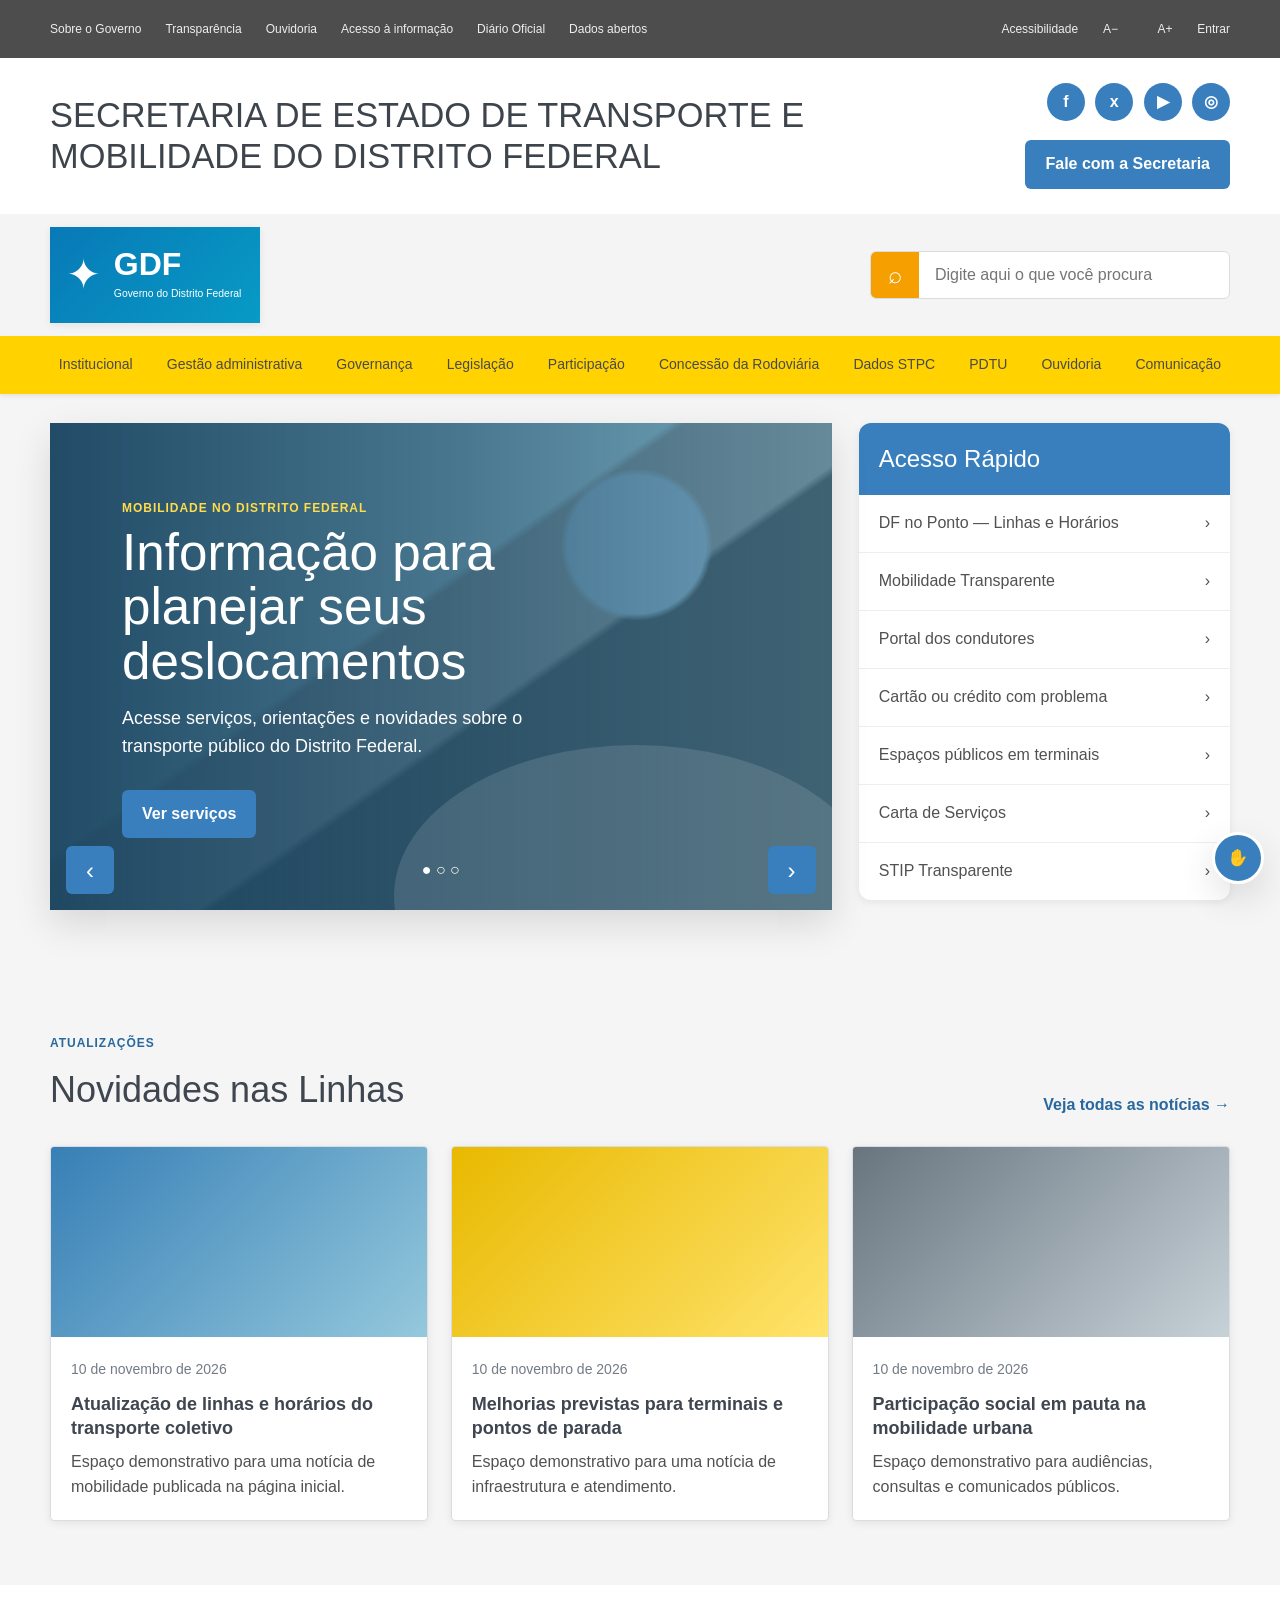
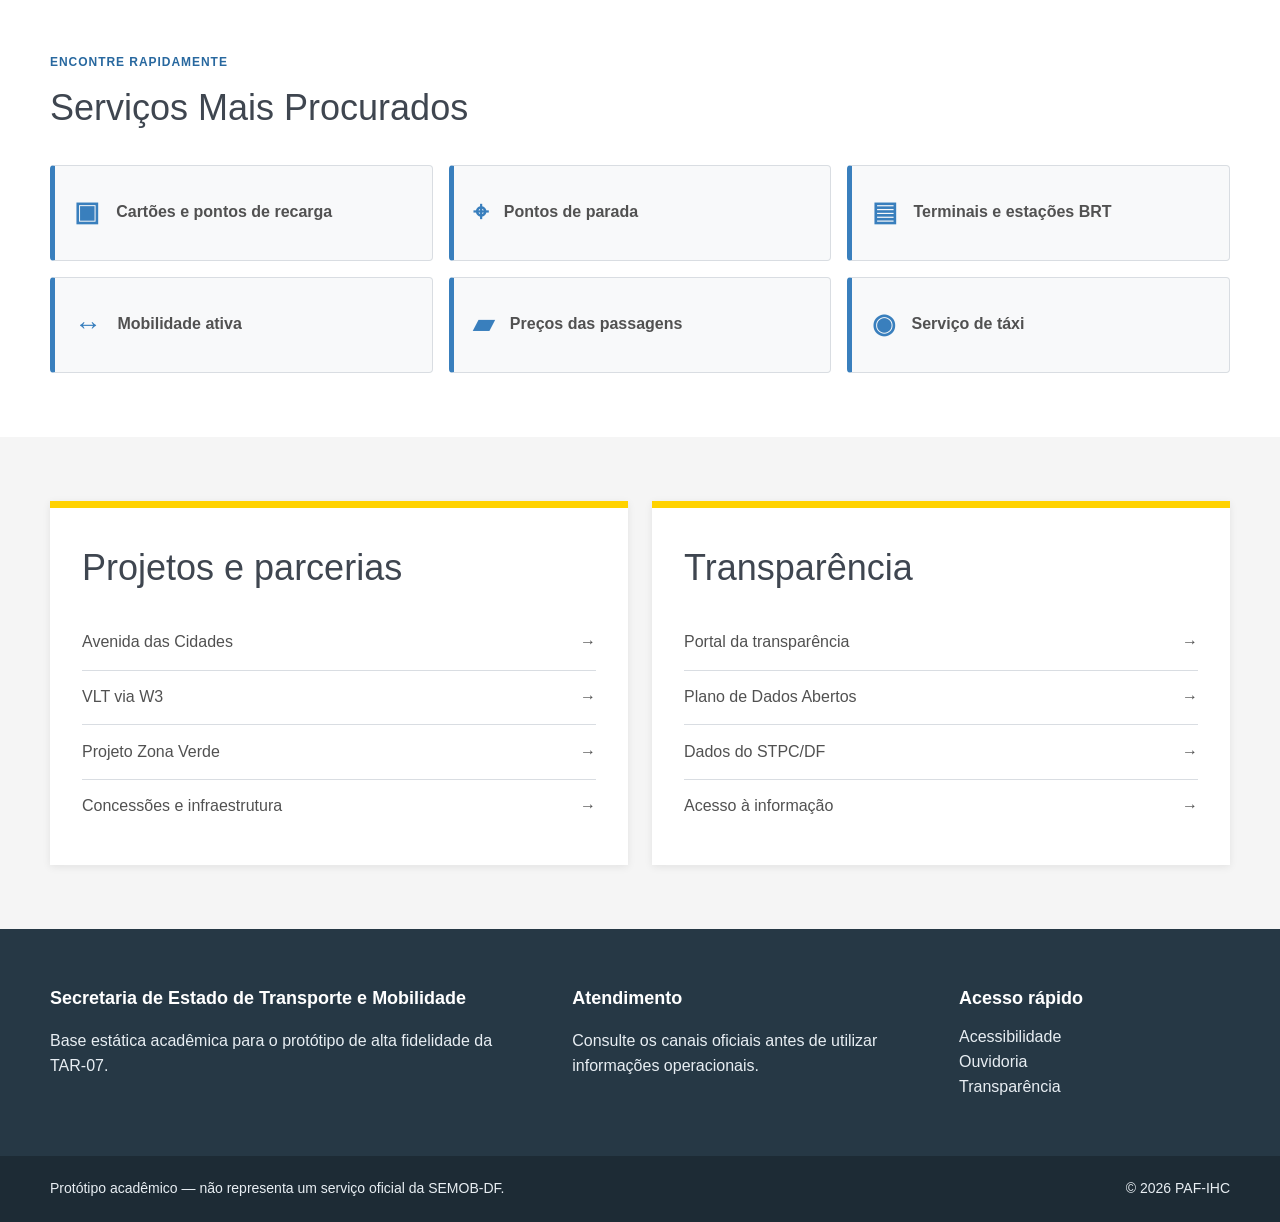
<file: index.html>
<!doctype html>
<html lang="pt-BR">
  <head>
    <meta charset="utf-8">
    <meta name="viewport" content="width=device-width, initial-scale=1, viewport-fit=cover">
    <meta name="description" content="Protótipo acadêmico de alta fidelidade inspirado na estrutura do portal da SEMOB-DF.">
    <title>Secretaria de Transporte e Mobilidade — Protótipo</title>
    <link rel="stylesheet" href="./assets/css/styles.css">
    <script src="./assets/js/main.js" defer></script>
  </head>

  <body>
    <a class="skip-link" href="#conteudo-principal">Pular para o conteúdo principal</a>

    <header class="site-header">
      <div class="government-bar" aria-label="Links do Governo do Distrito Federal">
        <div class="container government-bar__content">
          <nav aria-label="Serviços governamentais">
            <ul class="utility-links">
              <li><a href="#">Sobre o Governo</a></li>
              <li><a href="#">Transparência</a></li>
              <li><a href="#">Ouvidoria</a></li>
              <li><a href="#">Acesso à informação</a></li>
              <li><a href="#">Diário Oficial</a></li>
              <li><a href="#">Dados abertos</a></li>
            </ul>
          </nav>
          <div class="accessibility-tools" aria-label="Ferramentas de acessibilidade">
            <a href="#acessibilidade">Acessibilidade</a>
            <button type="button" aria-label="Diminuir tamanho do texto">A−</button>
            <button type="button" aria-label="Aumentar tamanho do texto">A+</button>
            <a href="#">Entrar</a>
          </div>
        </div>
      </div>

      <div class="brand-bar">
        <div class="container brand-bar__content">
          <p class="agency-name">Secretaria de Estado de Transporte e Mobilidade do Distrito Federal</p>
          <div class="brand-actions">
            <nav class="social-links" aria-label="Redes sociais">
              <a href="#" aria-label="Facebook">f</a>
              <a href="#" aria-label="X">x</a>
              <a href="#" aria-label="YouTube">▶</a>
              <a href="#" aria-label="Instagram">◎</a>
            </nav>
            <a class="contact-button" href="#contato">Fale com a Secretaria</a>
          </div>
        </div>
      </div>

      <div class="identity-bar">
        <div class="container identity-bar__content">
          <a class="gdf-mark" href="./" aria-label="Página inicial">
            <span class="gdf-mark__symbol" aria-hidden="true">✦</span>
            <span><strong>GDF</strong><small>Governo do Distrito Federal</small></span>
          </a>

          <form class="site-search" role="search" action="#" method="get">
            <label class="sr-only" for="site-search">Buscar no portal</label>
            <button type="submit" aria-label="Realizar busca">⌕</button>
            <input id="site-search" name="q" type="search" placeholder="Digite aqui o que você procura">
          </form>
        </div>
      </div>

      <nav class="main-navigation" aria-label="Navegação principal">
        <div class="container">
          <button class="menu-toggle" type="button" aria-expanded="false" aria-controls="main-menu">
            <span aria-hidden="true">☰</span> Menu
          </button>
          <ul id="main-menu" class="main-menu">
            <li><a href="#institucional">Institucional</a></li>
            <li><a href="#gestao">Gestão administrativa</a></li>
            <li><a href="#governanca">Governança</a></li>
            <li><a href="#legislacao">Legislação</a></li>
            <li><a href="#participacao">Participação</a></li>
            <li><a href="#rodoviaria">Concessão da Rodoviária</a></li>
            <li><a href="#dados">Dados STPC</a></li>
            <li><a href="#pdtu">PDTU</a></li>
            <li><a href="#ouvidoria">Ouvidoria</a></li>
            <li><a href="#comunicacao">Comunicação</a></li>
          </ul>
        </div>
      </nav>
    </header>

    <main id="conteudo-principal">
      <section class="container hero-layout" aria-label="Destaques e acesso rápido">
        <article class="hero-card">
          <div class="hero-card__content">
            <span class="eyebrow">Mobilidade no Distrito Federal</span>
            <h1>Informação para planejar seus deslocamentos</h1>
            <p>Acesse serviços, orientações e novidades sobre o transporte público do Distrito Federal.</p>
            <a class="primary-button" href="#servicos">Ver serviços</a>
          </div>
          <div class="hero-card__controls" aria-label="Controles do destaque">
            <button type="button" aria-label="Destaque anterior">‹</button>
            <span aria-hidden="true">● ○ ○</span>
            <button type="button" aria-label="Próximo destaque">›</button>
          </div>
        </article>

        <aside class="quick-access" aria-labelledby="quick-access-title">
          <h2 id="quick-access-title">Acesso Rápido</h2>
          <nav aria-label="Acesso rápido">
            <ul>
              <li><a href="#">DF no Ponto — Linhas e Horários <span>›</span></a></li>
              <li><a href="#">Mobilidade Transparente <span>›</span></a></li>
              <li><a href="#">Portal dos condutores <span>›</span></a></li>
              <li><a href="./credito/">Cartão ou crédito com problema <span>›</span></a></li>
              <li><a href="#">Espaços públicos em terminais <span>›</span></a></li>
              <li><a href="#">Carta de Serviços <span>›</span></a></li>
              <li><a href="#">STIP Transparente <span>›</span></a></li>
            </ul>
          </nav>
        </aside>
      </section>

      <section class="section container" id="comunicacao" aria-labelledby="news-title">
        <div class="section-heading">
          <div>
            <span class="eyebrow">Atualizações</span>
            <h2 id="news-title">Novidades nas Linhas</h2>
          </div>
          <a class="text-link" href="#">Veja todas as notícias <span>→</span></a>
        </div>

        <div class="news-grid">
          <article class="news-card">
            <div class="news-card__image news-card__image--blue" aria-hidden="true"></div>
            <div class="news-card__body">
              <time datetime="2026-11-10">10 de novembro de 2026</time>
              <h3><a href="#">Atualização de linhas e horários do transporte coletivo</a></h3>
              <p>Espaço demonstrativo para uma notícia de mobilidade publicada na página inicial.</p>
            </div>
          </article>
          <article class="news-card">
            <div class="news-card__image news-card__image--yellow" aria-hidden="true"></div>
            <div class="news-card__body">
              <time datetime="2026-11-10">10 de novembro de 2026</time>
              <h3><a href="#">Melhorias previstas para terminais e pontos de parada</a></h3>
              <p>Espaço demonstrativo para uma notícia de infraestrutura e atendimento.</p>
            </div>
          </article>
          <article class="news-card">
            <div class="news-card__image news-card__image--gray" aria-hidden="true"></div>
            <div class="news-card__body">
              <time datetime="2026-11-10">10 de novembro de 2026</time>
              <h3><a href="#">Participação social em pauta na mobilidade urbana</a></h3>
              <p>Espaço demonstrativo para audiências, consultas e comunicados públicos.</p>
            </div>
          </article>
        </div>
      </section>

      <section class="services-section" id="servicos" aria-labelledby="services-title">
        <div class="container">
          <div class="section-heading">
            <div>
              <span class="eyebrow">Encontre rapidamente</span>
              <h2 id="services-title">Serviços Mais Procurados</h2>
            </div>
          </div>
          <div class="services-grid">
            <a class="service-card" href="#"><span aria-hidden="true">▣</span>Cartões e pontos de recarga</a>
            <a class="service-card" href="#"><span aria-hidden="true">⌖</span>Pontos de parada</a>
            <a class="service-card" href="#"><span aria-hidden="true">▤</span>Terminais e estações BRT</a>
            <a class="service-card" href="#"><span aria-hidden="true">↔</span>Mobilidade ativa</a>
            <a class="service-card" href="#"><span aria-hidden="true">▰</span>Preços das passagens</a>
            <a class="service-card" href="#"><span aria-hidden="true">◉</span>Serviço de táxi</a>
          </div>
        </div>
      </section>

      <section class="section container institutional-grid" id="institucional">
        <article class="information-panel">
          <h2>Projetos e parcerias</h2>
          <ul class="link-list">
            <li><a href="#">Avenida das Cidades <span>→</span></a></li>
            <li><a href="#">VLT via W3 <span>→</span></a></li>
            <li><a href="#">Projeto Zona Verde <span>→</span></a></li>
            <li><a href="#">Concessões e infraestrutura <span>→</span></a></li>
          </ul>
        </article>
        <article class="information-panel" id="dados">
          <h2>Transparência</h2>
          <ul class="link-list">
            <li><a href="#">Portal da transparência <span>→</span></a></li>
            <li><a href="#">Plano de Dados Abertos <span>→</span></a></li>
            <li><a href="#">Dados do STPC/DF <span>→</span></a></li>
            <li><a href="#">Acesso à informação <span>→</span></a></li>
          </ul>
        </article>
      </section>
    </main>

    <footer class="site-footer" id="contato">
      <div class="container footer-grid">
        <div>
          <p class="footer-title">Secretaria de Estado de Transporte e Mobilidade</p>
          <p>Base estática acadêmica para o protótipo de alta fidelidade da TAR-07.</p>
        </div>
        <div>
          <h2>Atendimento</h2>
          <p>Consulte os canais oficiais antes de utilizar informações operacionais.</p>
        </div>
        <div>
          <h2>Acesso rápido</h2>
          <ul>
            <li><a href="#acessibilidade">Acessibilidade</a></li>
            <li><a href="#ouvidoria">Ouvidoria</a></li>
            <li><a href="#dados">Transparência</a></li>
          </ul>
        </div>
      </div>
      <div class="footer-bottom">
        <div class="container">
          <p>Protótipo acadêmico — não representa um serviço oficial da SEMOB-DF.</p>
          <p>© <span data-current-year>2026</span> PAF-IHC</p>
        </div>
      </div>
    </footer>

    <a class="accessibility-fab" id="acessibilidade" href="#conteudo-principal" aria-label="Acessibilidade">✋</a>
  </body>
</html>
</file>
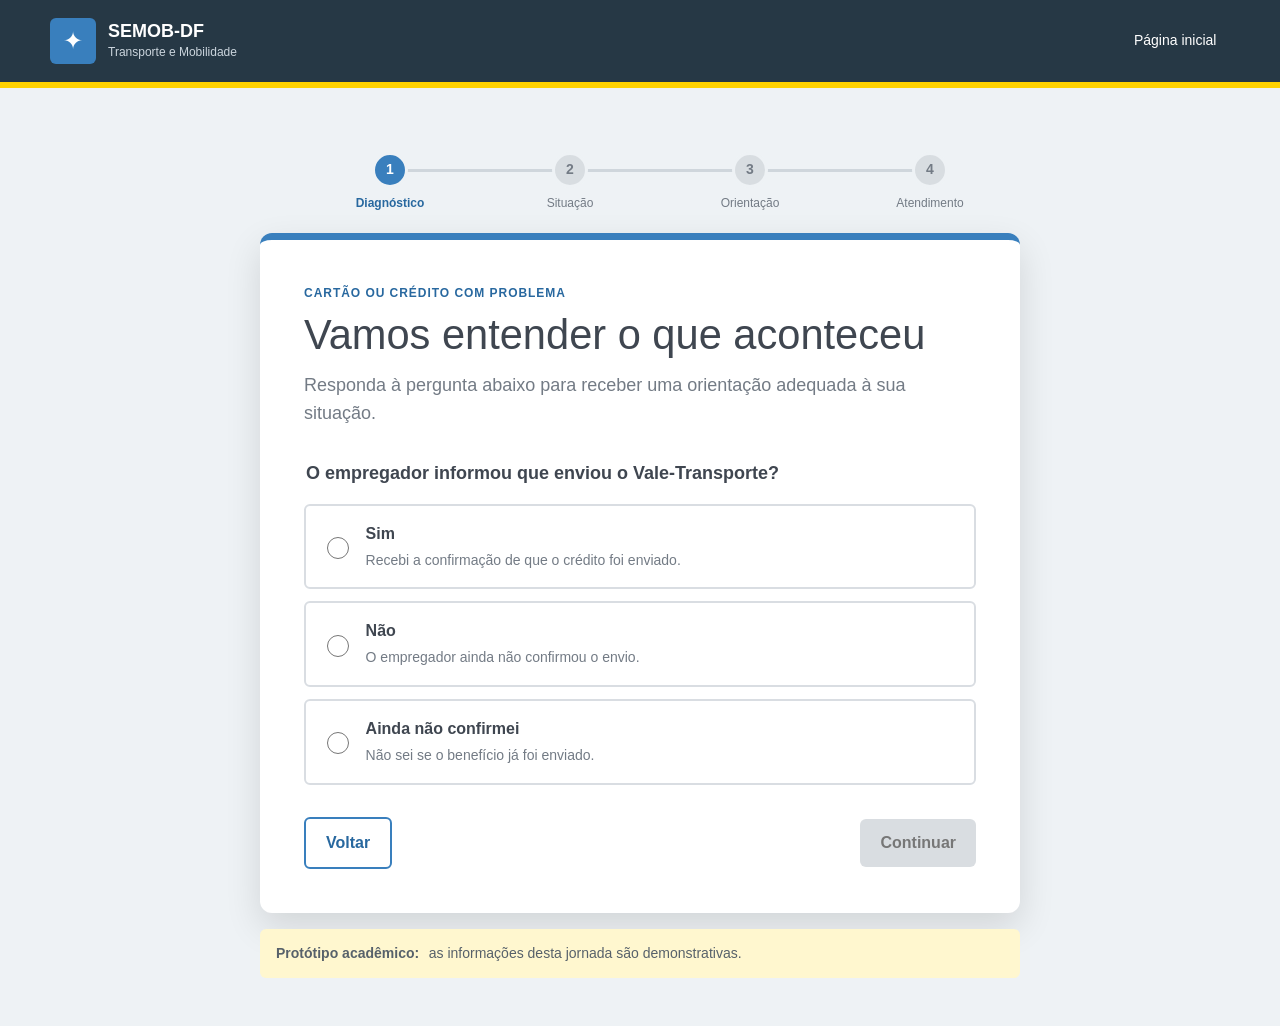
<file: credito/index.html>
<!doctype html>
<html lang="pt-BR">
  <head>
    <meta charset="utf-8">
    <meta name="viewport" content="width=device-width, initial-scale=1, viewport-fit=cover">
    <meta name="description" content="Diagnóstico demonstrativo para indisponibilidade de crédito de Vale-Transporte.">
    <title>Entender o problema — Crédito de Vale-Transporte</title>
    <link rel="stylesheet" href="../assets/css/styles.css">
    <script src="../assets/js/credit-flow.js" defer></script>
  </head>
  <body class="flow-page">
    <a class="skip-link" href="#conteudo-principal">Pular para o conteúdo principal</a>
    <header class="flow-header">
      <div class="container flow-header__content">
        <a class="flow-brand" href="../" aria-label="Voltar para a página inicial">
          <span class="flow-brand__mark" aria-hidden="true">✦</span>
          <span><strong>SEMOB-DF</strong><small>Transporte e Mobilidade</small></span>
        </a>
        <a class="flow-header__home" href="../">Página inicial</a>
      </div>
    </header>
    <main id="conteudo-principal" class="flow-main">
      <div class="flow-container">
        <nav class="flow-progress" aria-label="Progresso do atendimento">
          <ol>
            <li class="is-current" aria-current="step"><span>1</span><small>Diagnóstico</small></li>
            <li><span>2</span><small>Situação</small></li>
            <li><span>3</span><small>Orientação</small></li>
            <li><span>4</span><small>Atendimento</small></li>
          </ol>
        </nav>
        <section class="flow-card" aria-labelledby="page-title">
          <p class="flow-kicker">Cartão ou crédito com problema</p>
          <h1 id="page-title">Vamos entender o que aconteceu</h1>
          <p class="flow-lead">Responda à pergunta abaixo para receber uma orientação adequada à sua situação.</p>
          <form class="choice-form" action="./situacao/" method="get" data-choice-form>
            <fieldset>
              <legend>O empregador informou que enviou o Vale-Transporte?</legend>
              <label class="choice-card">
                <input type="radio" name="resposta" value="sim" required>
                <span><strong>Sim</strong><small>Recebi a confirmação de que o crédito foi enviado.</small></span>
              </label>
              <label class="choice-card">
                <input type="radio" name="resposta" value="nao">
                <span><strong>Não</strong><small>O empregador ainda não confirmou o envio.</small></span>
              </label>
              <label class="choice-card">
                <input type="radio" name="resposta" value="nao-confirmei">
                <span><strong>Ainda não confirmei</strong><small>Não sei se o benefício já foi enviado.</small></span>
              </label>
            </fieldset>
            <div class="flow-actions">
              <a class="secondary-button" href="../">Voltar</a>
              <button class="primary-button" type="submit" disabled data-continue-button>Continuar</button>
            </div>
          </form>
        </section>
        <aside class="prototype-notice"><strong>Protótipo acadêmico:</strong><span>as informações desta jornada são demonstrativas.</span></aside>
      </div>
    </main>
  </body>
</html>
</file>
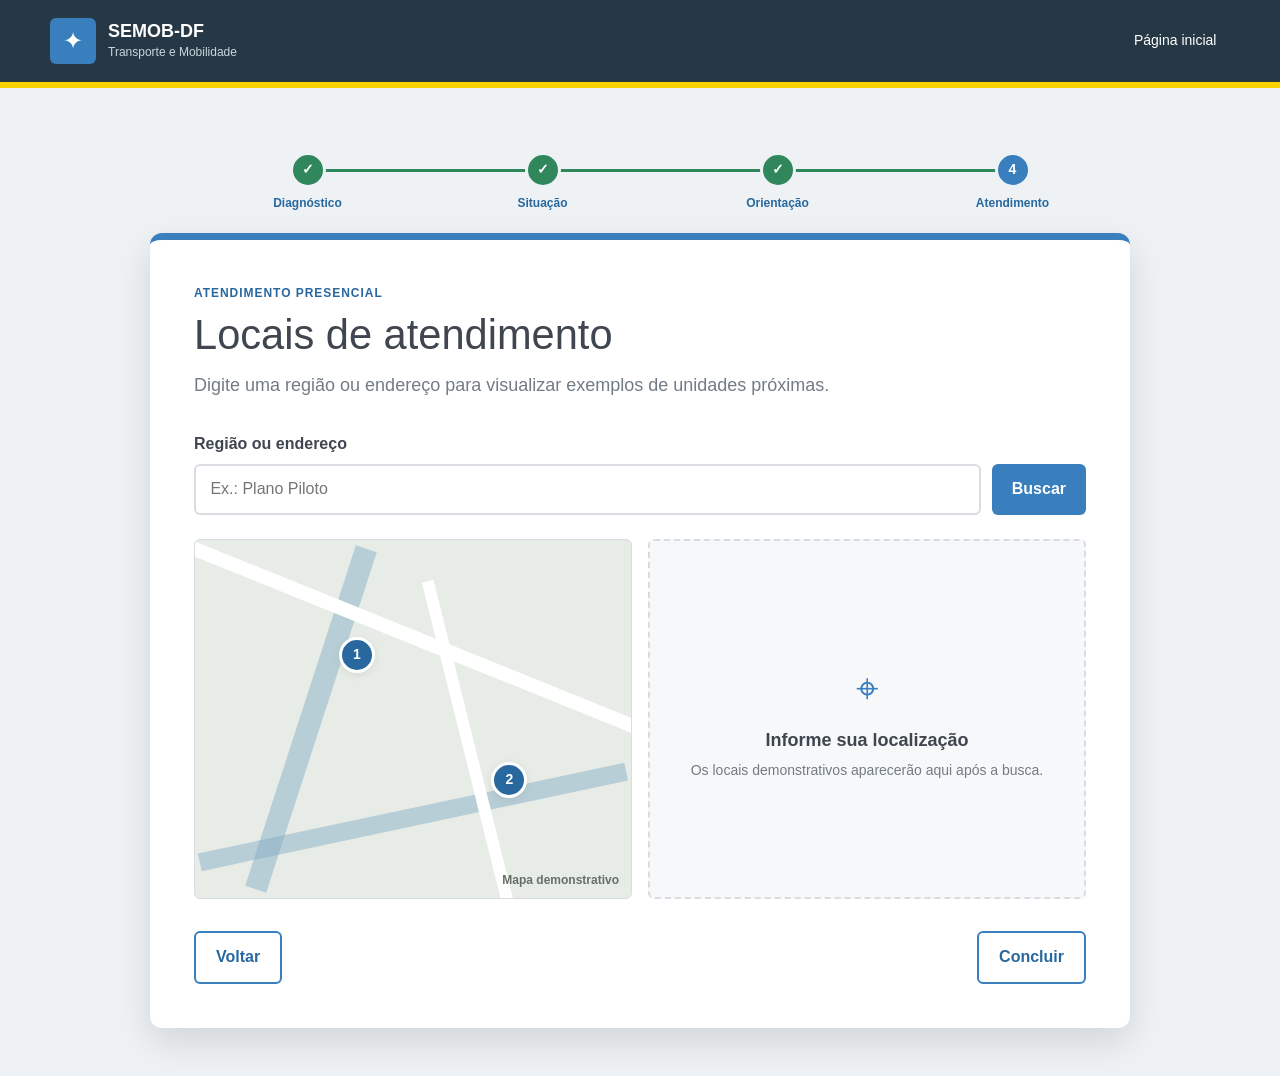
<file: credito/atendimento/index.html>
<!doctype html>
<html lang="pt-BR">
  <head>
    <meta charset="utf-8">
    <meta name="viewport" content="width=device-width, initial-scale=1, viewport-fit=cover">
    <meta name="description" content="Busca demonstrativa de locais de atendimento para Vale-Transporte.">
    <title>Locais de atendimento — Vale-Transporte</title>
    <link rel="stylesheet" href="../../assets/css/styles.css">
    <script src="../../assets/js/credit-flow.js" defer></script>
  </head>
  <body class="flow-page" data-flow-page="atendimento">
    <a class="skip-link" href="#conteudo-principal">Pular para o conteúdo principal</a>
    <header class="flow-header"><div class="container flow-header__content">
      <a class="flow-brand" href="../../" aria-label="Voltar para a página inicial"><span class="flow-brand__mark" aria-hidden="true">✦</span><span><strong>SEMOB-DF</strong><small>Transporte e Mobilidade</small></span></a>
      <a class="flow-header__home" href="../../">Página inicial</a>
    </div></header>
    <main id="conteudo-principal" class="flow-main"><div class="flow-container flow-container--wide">
      <nav class="flow-progress" aria-label="Progresso do atendimento"><ol>
        <li class="is-complete"><span>✓</span><small>Diagnóstico</small></li>
        <li class="is-complete"><span>✓</span><small>Situação</small></li>
        <li class="is-complete"><span>✓</span><small>Orientação</small></li>
        <li class="is-current" aria-current="step"><span>4</span><small>Atendimento</small></li>
      </ol></nav>
      <section class="flow-card" aria-labelledby="page-title">
        <p class="flow-kicker">Atendimento presencial</p>
        <h1 id="page-title">Locais de atendimento</h1>
        <p class="flow-lead">Digite uma região ou endereço para visualizar exemplos de unidades próximas.</p>
        <form class="location-search" data-location-form>
          <label for="address">Região ou endereço</label>
          <div><input id="address" name="endereco" type="search" placeholder="Ex.: Plano Piloto" autocomplete="street-address" required><button class="primary-button" type="submit">Buscar</button></div>
        </form>
        <div class="location-layout">
          <div class="map-placeholder" aria-label="Mapa demonstrativo das unidades">
            <span class="map-placeholder__road map-placeholder__road--one"></span><span class="map-placeholder__road map-placeholder__road--two"></span>
            <span class="map-pin map-pin--one" aria-hidden="true">1</span><span class="map-pin map-pin--two" aria-hidden="true">2</span><p>Mapa demonstrativo</p>
          </div>
          <div class="location-results" aria-live="polite" data-location-results>
            <div class="empty-state"><span aria-hidden="true">⌖</span><h2>Informe sua localização</h2><p>Os locais demonstrativos aparecerão aqui após a busca.</p></div>
          </div>
        </div>
        <div class="flow-actions"><a class="secondary-button" href="../orientacao/">Voltar</a><a class="secondary-button" href="../../">Concluir</a></div>
      </section>
    </div></main>
  </body>
</html>
</file>
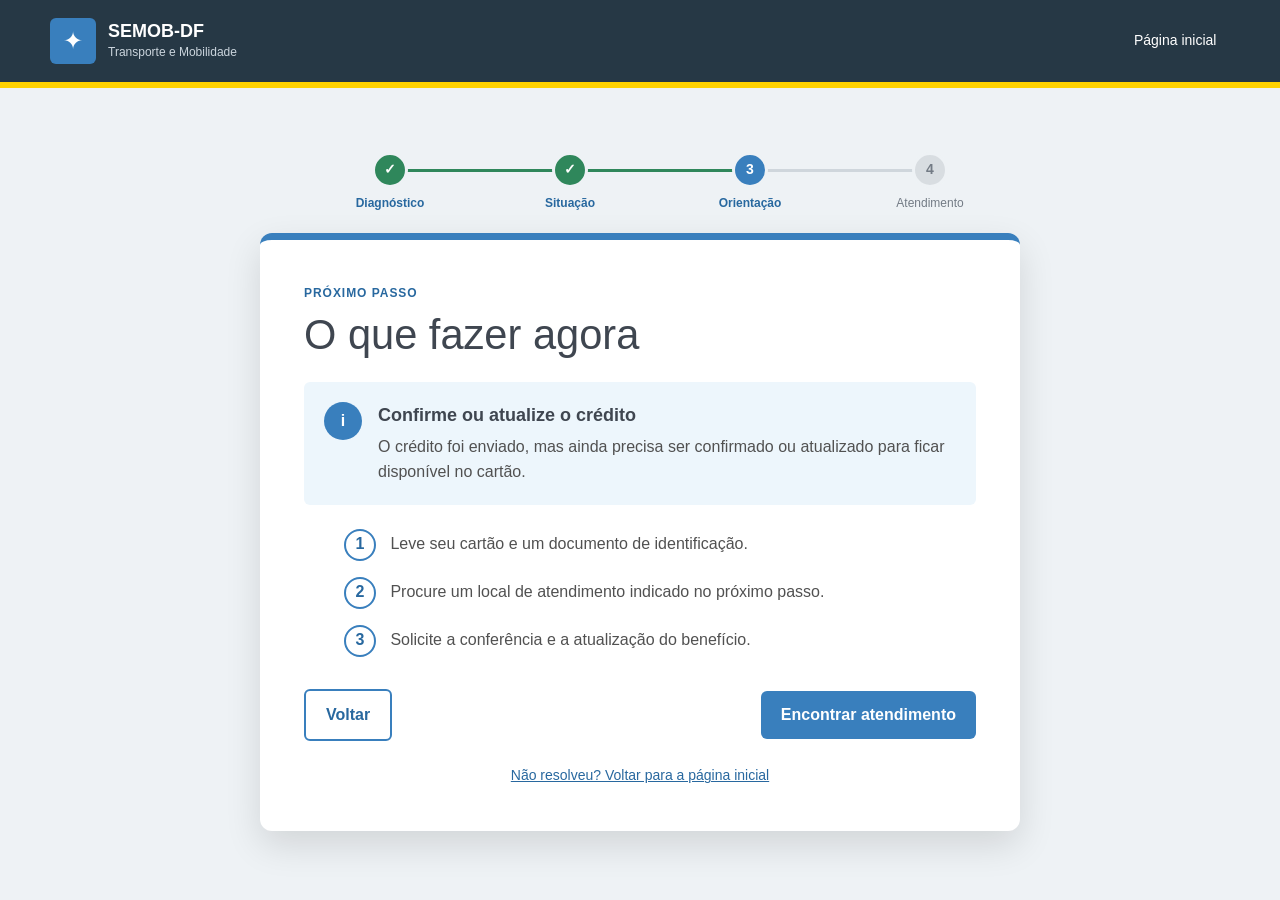
<file: credito/orientacao/index.html>
<!doctype html>
<html lang="pt-BR">
  <head>
    <meta charset="utf-8">
    <meta name="viewport" content="width=device-width, initial-scale=1, viewport-fit=cover">
    <meta name="description" content="Orientação demonstrativa para crédito de Vale-Transporte indisponível.">
    <title>O que fazer agora — Vale-Transporte</title>
    <link rel="stylesheet" href="../../assets/css/styles.css">
    <script src="../../assets/js/credit-flow.js" defer></script>
  </head>
  <body class="flow-page" data-flow-page="orientacao">
    <a class="skip-link" href="#conteudo-principal">Pular para o conteúdo principal</a>
    <header class="flow-header"><div class="container flow-header__content">
      <a class="flow-brand" href="../../" aria-label="Voltar para a página inicial"><span class="flow-brand__mark" aria-hidden="true">✦</span><span><strong>SEMOB-DF</strong><small>Transporte e Mobilidade</small></span></a>
      <a class="flow-header__home" href="../../">Página inicial</a>
    </div></header>
    <main id="conteudo-principal" class="flow-main"><div class="flow-container">
      <nav class="flow-progress" aria-label="Progresso do atendimento"><ol>
        <li class="is-complete"><span>✓</span><small>Diagnóstico</small></li>
        <li class="is-complete"><span>✓</span><small>Situação</small></li>
        <li class="is-current" aria-current="step"><span>3</span><small>Orientação</small></li>
        <li><span>4</span><small>Atendimento</small></li>
      </ol></nav>
      <section class="flow-card" aria-labelledby="page-title">
        <p class="flow-kicker">Próximo passo</p>
        <h1 id="page-title">O que fazer agora</h1>
        <div class="guidance-message">
          <span class="guidance-message__icon" aria-hidden="true">i</span>
          <div><h2 data-guidance-title>Confirme ou atualize o crédito</h2><p data-guidance-text>O crédito foi enviado, mas ainda precisa ser confirmado ou atualizado para ficar disponível no cartão.</p></div>
        </div>
        <ol class="steps-list" data-guidance-steps>
          <li><span>1</span><p>Leve seu cartão e um documento de identificação.</p></li>
          <li><span>2</span><p>Procure um local de atendimento indicado no próximo passo.</p></li>
          <li><span>3</span><p>Solicite a conferência e a atualização do benefício.</p></li>
        </ol>
        <div class="flow-actions flow-actions--stack-mobile"><a class="secondary-button" href="../situacao/?resposta=sim" data-status-back-link>Voltar</a><a class="primary-button" href="../atendimento/">Encontrar atendimento</a></div>
        <a class="help-link" href="../../">Não resolveu? Voltar para a página inicial</a>
      </section>
    </div></main>
  </body>
</html>
</file>
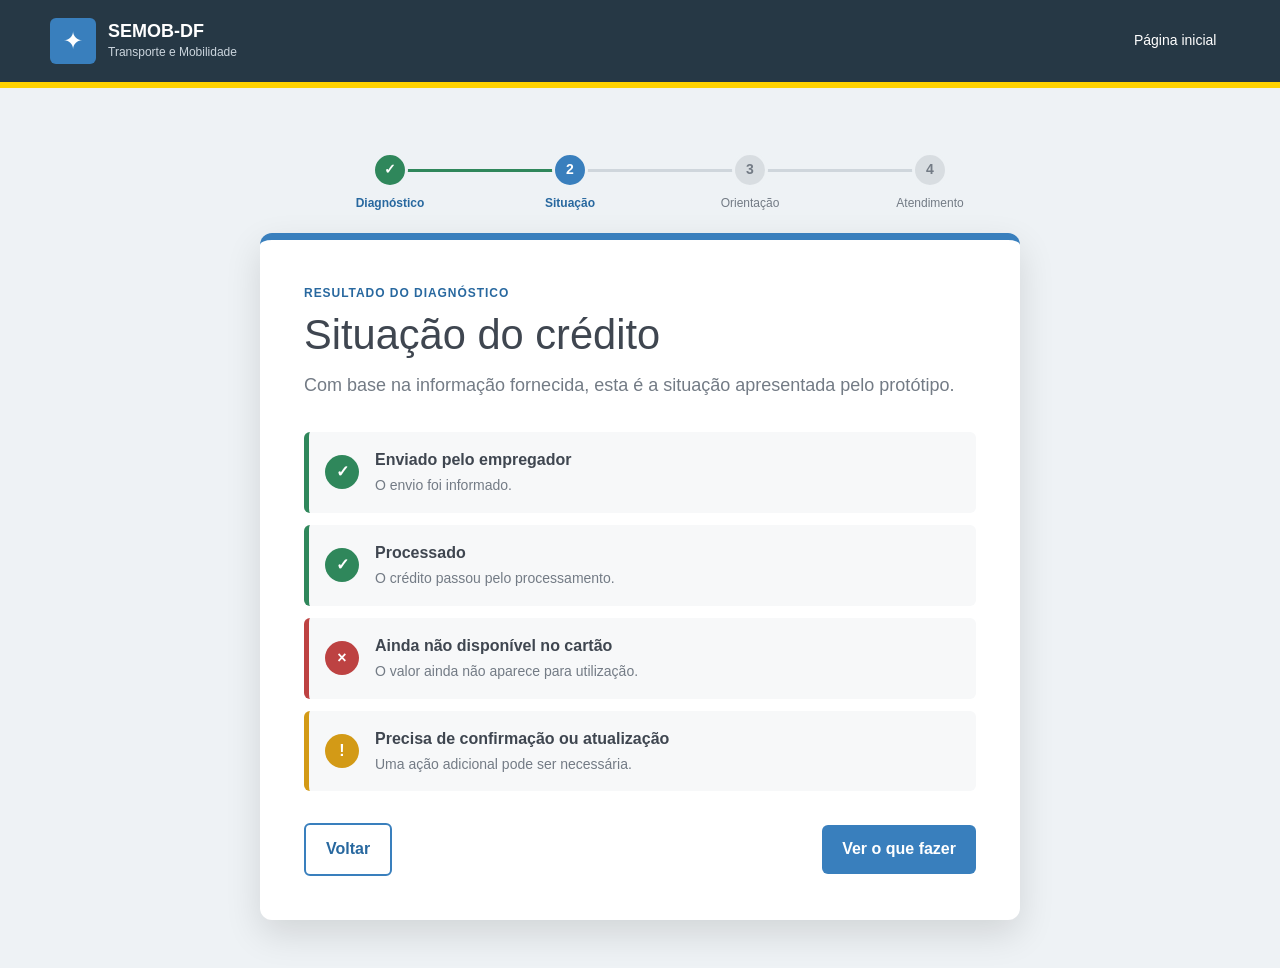
<file: credito/situacao/index.html>
<!doctype html>
<html lang="pt-BR">
  <head>
    <meta charset="utf-8">
    <meta name="viewport" content="width=device-width, initial-scale=1, viewport-fit=cover">
    <meta name="description" content="Situação demonstrativa do crédito de Vale-Transporte.">
    <title>Situação do crédito — Vale-Transporte</title>
    <link rel="stylesheet" href="../../assets/css/styles.css">
    <script src="../../assets/js/credit-flow.js" defer></script>
  </head>
  <body class="flow-page" data-flow-page="situacao">
    <a class="skip-link" href="#conteudo-principal">Pular para o conteúdo principal</a>
    <header class="flow-header"><div class="container flow-header__content">
      <a class="flow-brand" href="../../" aria-label="Voltar para a página inicial"><span class="flow-brand__mark" aria-hidden="true">✦</span><span><strong>SEMOB-DF</strong><small>Transporte e Mobilidade</small></span></a>
      <a class="flow-header__home" href="../../">Página inicial</a>
    </div></header>
    <main id="conteudo-principal" class="flow-main"><div class="flow-container">
      <nav class="flow-progress" aria-label="Progresso do atendimento"><ol>
        <li class="is-complete"><span>✓</span><small>Diagnóstico</small></li>
        <li class="is-current" aria-current="step"><span>2</span><small>Situação</small></li>
        <li><span>3</span><small>Orientação</small></li>
        <li><span>4</span><small>Atendimento</small></li>
      </ol></nav>
      <section class="flow-card" aria-labelledby="page-title">
        <p class="flow-kicker">Resultado do diagnóstico</p>
        <h1 id="page-title">Situação do crédito</h1>
        <p class="flow-lead" data-status-intro>Com base na informação fornecida, esta é a situação apresentada pelo protótipo.</p>
        <div class="status-list" data-status-list>
          <div class="status-item is-success"><span aria-hidden="true">✓</span><div><strong>Enviado pelo empregador</strong><small>O envio foi informado.</small></div></div>
          <div class="status-item is-success"><span aria-hidden="true">✓</span><div><strong>Processado</strong><small>O crédito passou pelo processamento.</small></div></div>
          <div class="status-item is-problem"><span aria-hidden="true">×</span><div><strong>Ainda não disponível no cartão</strong><small>O valor ainda não aparece para utilização.</small></div></div>
          <div class="status-item is-warning"><span aria-hidden="true">!</span><div><strong>Precisa de confirmação ou atualização</strong><small>Uma ação adicional pode ser necessária.</small></div></div>
        </div>
        <div class="flow-actions"><a class="secondary-button" href="../">Voltar</a><a class="primary-button" href="../orientacao/?resposta=sim" data-orientation-link>Ver o que fazer</a></div>
      </section>
    </div></main>
  </body>
</html>
</file>
<file: assets/css/styles.css>
:root {
  --font-family-base: "Open Sans", "Segoe UI", Arial, sans-serif;
  --font-size-xs: 0.75rem;
  --font-size-sm: 0.875rem;
  --font-size-base: 1rem;
  --font-size-md: 1.125rem;
  --font-size-lg: 1.5rem;
  --font-size-xl: clamp(1.75rem, 3vw, 2.25rem);
  --line-height-base: 1.55;
  --color-text: #515151;
  --color-heading: #3f4650;
  --color-surface: #ffffff;
  --color-background: #f5f5f5;
  --color-government: #4d4d4d;
  --color-yellow: #ffd200;
  --color-yellow-dark: #e4b900;
  --color-blue: #397fbd;
  --color-blue-dark: #28689f;
  --color-orange: #f5a000;
  --color-border: #d9dde2;
  --color-muted: #737b85;
  --shadow-sm: 0 2px 8px rgb(0 0 0 / 8%);
  --shadow-md: 0 14px 36px rgb(0 0 0 / 12%);
  --radius-sm: 4px;
  --radius-control: 6px;
  --radius-md: 12px;
  --control-height: 48px;
  --control-padding-inline: 1.25rem;
  --container: 1180px;
  --transition: 180ms ease;
}

*,
*::before,
*::after {
  box-sizing: border-box;
}

html {
  scroll-behavior: smooth;
  -webkit-text-size-adjust: 100%;
  text-size-adjust: 100%;
}

body {
  margin: 0;
  overflow-x: hidden;
  color: var(--color-text);
  background: var(--color-background);
  font-family: var(--font-family-base);
  font-size: var(--font-size-base);
  line-height: var(--line-height-base);
}

button,
input,
select,
textarea {
  font: inherit;
}

h1,
h2,
h3,
p {
  font-family: var(--font-family-base);
}

a {
  color: inherit;
  text-decoration: none;
}

a:focus-visible,
button:focus-visible,
input:focus-visible {
  outline: 3px solid #111;
  outline-offset: 3px;
}

img {
  display: block;
  max-width: 100%;
}

ul {
  margin: 0;
  padding: 0;
  list-style: none;
}

button {
  border: 0;
  cursor: pointer;
}

a,
button,
input,
label {
  touch-action: manipulation;
  -webkit-tap-highlight-color: rgb(57 127 189 / 18%);
}

.container {
  width: min(calc(100% - 2rem), var(--container));
  margin-inline: auto;
}

.sr-only {
  position: absolute;
  width: 1px;
  height: 1px;
  padding: 0;
  margin: -1px;
  overflow: hidden;
  clip: rect(0, 0, 0, 0);
  white-space: nowrap;
  border: 0;
}

.skip-link {
  position: fixed;
  z-index: 1000;
  top: 0.5rem;
  left: 0.5rem;
  padding: 0.75rem 1rem;
  color: #fff;
  background: #111;
  transform: translateY(-150%);
  transition: transform var(--transition);
}

.skip-link:focus {
  transform: translateY(0);
}

.government-bar {
  color: #eee;
  background: var(--color-government);
  font-size: var(--font-size-xs);
}

.government-bar__content,
.utility-links,
.accessibility-tools,
.brand-bar__content,
.brand-actions,
.social-links,
.identity-bar__content {
  display: flex;
  align-items: center;
}

.government-bar__content {
  justify-content: space-between;
  min-height: 58px;
  gap: 1.5rem;
}

.utility-links {
  flex-wrap: wrap;
  gap: 0.25rem 1.5rem;
}

.government-bar a,
.government-bar button {
  color: #eee;
}

.government-bar a:hover {
  color: #fff;
  text-decoration: underline;
}

.accessibility-tools {
  flex: 0 0 auto;
  gap: 0.65rem;
}

.accessibility-tools button {
  min-width: 44px;
  min-height: 44px;
  padding: 0.5rem;
  background: transparent;
  border-radius: var(--radius-control);
}

.brand-bar {
  background: var(--color-surface);
}

.brand-bar__content {
  justify-content: space-between;
  min-height: 156px;
  gap: 2rem;
}

.agency-name {
  max-width: 760px;
  margin: 0;
  color: #3d444b;
  font-size: clamp(1.5rem, 3vw, 2.15rem);
  font-weight: 300;
  line-height: 1.2;
  text-transform: uppercase;
}

.brand-actions {
  flex-direction: column;
  align-items: flex-end;
  gap: 1.2rem;
}

.social-links {
  gap: 0.65rem;
}

.social-links a {
  display: grid;
  width: 38px;
  height: 38px;
  place-items: center;
  color: #fff;
  background: var(--color-blue);
  border-radius: 50%;
  font-weight: 700;
  transition: background var(--transition), transform var(--transition);
}

.social-links a:hover {
  background: var(--color-blue-dark);
  transform: translateY(-2px);
}

.contact-button,
.primary-button {
  display: inline-flex;
  min-height: var(--control-height);
  align-items: center;
  justify-content: center;
  padding: 0.75rem var(--control-padding-inline);
  color: #fff;
  background: var(--color-blue);
  border-radius: var(--radius-control);
  font-size: var(--font-size-base);
  font-weight: 600;
  transition: background var(--transition), transform var(--transition);
}

.contact-button:hover,
.primary-button:hover {
  background: var(--color-blue-dark);
  transform: translateY(-1px);
}

.identity-bar {
  background: #f4f4f4;
}

.identity-bar__content {
  justify-content: space-between;
  min-height: 122px;
  gap: 2rem;
}

.gdf-mark {
  display: flex;
  align-items: center;
  gap: 0.8rem;
  width: 210px;
  min-height: 92px;
  padding: 1rem;
  color: #fff;
  background: linear-gradient(135deg, #0879b7, #079bc5);
  box-shadow: var(--shadow-sm);
}

.gdf-mark__symbol {
  font-size: 2.6rem;
}

.gdf-mark strong,
.gdf-mark small {
  display: block;
}

.gdf-mark strong {
  font-size: 2rem;
  line-height: 1;
}

.gdf-mark small {
  margin-top: 0.35rem;
  font-size: 0.65rem;
}

.site-search {
  display: flex;
  width: min(100%, 360px);
  height: var(--control-height);
  background: #fff;
  border: 1px solid var(--color-border);
  border-radius: var(--radius-control);
  overflow: hidden;
}

.site-search button {
  width: var(--control-height);
  color: #fff;
  background: var(--color-orange);
  font-size: var(--font-size-lg);
}

.site-search input {
  min-width: 0;
  flex: 1;
  padding: 0 1rem;
  color: var(--color-text);
  background: transparent;
  border: 0;
}

.main-navigation {
  position: relative;
  z-index: 20;
  color: #4a4a4a;
  background: var(--color-yellow);
  box-shadow: 0 2px 4px rgb(0 0 0 / 8%);
}

.main-menu {
  display: flex;
  min-height: 58px;
  align-items: stretch;
  justify-content: space-between;
  gap: 0.2rem;
}

.main-menu li {
  display: flex;
}

.main-menu a {
  display: flex;
  align-items: center;
  padding: 0.8rem 0.55rem;
  font-size: var(--font-size-sm);
  transition: background var(--transition);
}

.main-menu a:hover {
  background: rgb(255 255 255 / 40%);
}

.menu-toggle {
  display: none;
  width: 100%;
  min-height: var(--control-height);
  align-items: center;
  justify-content: space-between;
  color: var(--color-heading);
  background: transparent;
  font-weight: 700;
}

.hero-layout {
  display: grid;
  grid-template-columns: minmax(0, 2fr) minmax(290px, 0.95fr);
  gap: 1.7rem;
  padding-block: 1.8rem 3.5rem;
}

.hero-card {
  position: relative;
  min-height: 450px;
  overflow: hidden;
  color: #fff;
  background:
    linear-gradient(90deg, rgb(24 65 93 / 92%) 0%, rgb(24 65 93 / 58%) 52%, rgb(24 65 93 / 18%) 100%),
    radial-gradient(circle at 75% 25%, #81b4cf 0 10%, transparent 11%),
    linear-gradient(145deg, #8bc1d3 0 42%, #789aa7 43% 57%, #486a78 58% 100%);
  box-shadow: var(--shadow-md);
}

.hero-card::after {
  position: absolute;
  right: -6%;
  bottom: -28%;
  width: 62%;
  height: 62%;
  background: rgb(255 255 255 / 12%);
  border-radius: 50%;
  content: "";
}

.hero-card__content {
  position: relative;
  z-index: 1;
  width: min(650px, 80%);
  padding: clamp(2rem, 6vw, 4.5rem);
}

.eyebrow {
  display: inline-block;
  margin-bottom: 0.55rem;
  color: var(--color-blue-dark);
  font-size: var(--font-size-xs);
  font-weight: 700;
  letter-spacing: 0.08em;
  text-transform: uppercase;
}

.hero-card .eyebrow {
  color: #ffdc4a;
}

.hero-card h1 {
  max-width: 610px;
  margin: 0 0 1rem;
  font-size: clamp(2rem, 4vw, 3.6rem);
  font-weight: 400;
  line-height: 1.06;
}

.hero-card p {
  max-width: 560px;
  margin: 0 0 1.8rem;
  font-size: var(--font-size-md);
}

.hero-card__controls {
  position: absolute;
  z-index: 2;
  right: 1rem;
  bottom: 1rem;
  left: 1rem;
  display: flex;
  align-items: center;
  justify-content: space-between;
}

.hero-card__controls button {
  display: grid;
  width: var(--control-height);
  height: var(--control-height);
  place-items: center;
  color: #fff;
  background: var(--color-blue);
  border-radius: var(--radius-control);
  font-size: var(--font-size-lg);
}

.quick-access {
  align-self: start;
  overflow: hidden;
  background: #fff;
  border-radius: var(--radius-md);
  box-shadow: var(--shadow-sm);
}

.quick-access h2 {
  margin: 0;
  padding: 1.1rem 1.25rem;
  color: #fff;
  background: var(--color-blue);
  font-size: var(--font-size-lg);
  font-weight: 400;
}

.quick-access li + li {
  border-top: 1px solid #eceef0;
}

.quick-access a {
  display: flex;
  min-height: 57px;
  align-items: center;
  justify-content: space-between;
  gap: 1rem;
  padding: 0.85rem 1.25rem;
  transition: color var(--transition), background var(--transition), padding var(--transition);
}

.quick-access a:hover {
  padding-left: 1.5rem;
  color: var(--color-blue-dark);
  background: #f2f7fb;
}

.section {
  padding-block: 4rem;
}

.section-heading {
  display: flex;
  align-items: end;
  justify-content: space-between;
  gap: 2rem;
  margin-bottom: 1.8rem;
}

.section-heading h2,
.information-panel h2,
.site-footer h2 {
  margin: 0;
  color: var(--color-heading);
  font-size: var(--font-size-xl);
  font-weight: 400;
}

.text-link {
  color: var(--color-blue-dark);
  font-weight: 700;
}

.text-link:hover {
  text-decoration: underline;
}

.news-grid {
  display: grid;
  grid-template-columns: repeat(3, minmax(0, 1fr));
  gap: 1.4rem;
}

.news-card {
  overflow: hidden;
  background: #fff;
  border: 1px solid var(--color-border);
  border-radius: var(--radius-sm);
  box-shadow: var(--shadow-sm);
  transition: transform var(--transition), box-shadow var(--transition);
}

.news-card:hover {
  box-shadow: var(--shadow-md);
  transform: translateY(-4px);
}

.news-card__image {
  height: 190px;
}

.news-card__image--blue {
  background: linear-gradient(135deg, #377fb6, #94c8dc);
}

.news-card__image--yellow {
  background: linear-gradient(135deg, #e8b900, #ffe36c);
}

.news-card__image--gray {
  background: linear-gradient(135deg, #68757f, #c7d1d8);
}

.news-card__body {
  padding: 1.25rem;
}

.news-card time {
  color: var(--color-muted);
  font-size: var(--font-size-sm);
}

.news-card h3 {
  margin: 0.6rem 0;
  color: var(--color-heading);
  font-size: var(--font-size-md);
  line-height: 1.35;
}

.news-card h3 a:hover {
  color: var(--color-blue-dark);
}

.news-card p {
  margin: 0;
}

.services-section {
  padding-block: 4rem;
  background: #fff;
}

.services-grid {
  display: grid;
  grid-template-columns: repeat(3, minmax(0, 1fr));
  gap: 1rem;
}

.service-card {
  display: flex;
  min-height: 96px;
  align-items: center;
  gap: 1rem;
  padding: 1.2rem;
  background: #f8f9fa;
  border: 1px solid var(--color-border);
  border-left: 5px solid var(--color-blue);
  border-radius: var(--radius-sm);
  font-weight: 600;
  transition: background var(--transition), transform var(--transition);
}

.service-card:hover {
  background: #eef6fb;
  transform: translateY(-2px);
}

.service-card span {
  color: var(--color-blue);
  font-size: 1.7rem;
}

.institutional-grid {
  display: grid;
  grid-template-columns: repeat(2, minmax(0, 1fr));
  gap: 1.5rem;
}

.information-panel {
  padding: 2rem;
  background: #fff;
  border-top: 7px solid var(--color-yellow);
  box-shadow: var(--shadow-sm);
}

.link-list {
  margin-top: 1.3rem;
}

.link-list li + li {
  border-top: 1px solid var(--color-border);
}

.link-list a {
  display: flex;
  justify-content: space-between;
  padding: 0.9rem 0;
}

.link-list a:hover {
  color: var(--color-blue-dark);
}

.site-footer {
  color: #e8eef3;
  background: #263845;
}

.footer-grid {
  display: grid;
  grid-template-columns: 1.4fr 1fr 0.8fr;
  gap: 3rem;
  padding-block: 3.5rem;
}

.site-footer h2 {
  margin-bottom: 0.75rem;
  color: #fff;
  font-size: var(--font-size-md);
  font-weight: 700;
}

.footer-title {
  margin: 0 0 0.65rem;
  color: #fff;
  font-size: var(--font-size-md);
  font-weight: 700;
}

.site-footer a:hover {
  color: #fff;
  text-decoration: underline;
}

.footer-bottom {
  background: #1d2b35;
}

.footer-bottom .container {
  display: flex;
  min-height: 66px;
  align-items: center;
  justify-content: space-between;
  gap: 1rem;
}

.footer-bottom p {
  margin: 0;
  font-size: var(--font-size-sm);
}

.accessibility-fab {
  position: fixed;
  z-index: 50;
  right: max(1rem, env(safe-area-inset-right));
  bottom: max(1rem, env(safe-area-inset-bottom));
  display: grid;
  width: 52px;
  height: 52px;
  place-items: center;
  color: #fff;
  background: var(--color-blue);
  border: 3px solid #fff;
  border-radius: 50%;
  box-shadow: var(--shadow-md);
}

@media (max-width: 1020px) {
  .utility-links li:nth-child(n + 5) {
    display: none;
  }

  .main-menu {
    flex-wrap: wrap;
    justify-content: flex-start;
  }

  .main-menu a {
    padding-inline: 0.75rem;
  }

  .hero-layout {
    grid-template-columns: minmax(0, 1.55fr) minmax(270px, 0.9fr);
  }

  .news-grid,
  .services-grid {
    grid-template-columns: repeat(2, minmax(0, 1fr));
  }
}

@media (max-width: 760px) {
  .government-bar__content {
    min-height: 44px;
  }

  .utility-links {
    display: none;
  }

  .government-bar__content {
    justify-content: flex-end;
  }

  .accessibility-tools > a:first-child {
    display: none;
  }

  .brand-bar__content {
    min-height: auto;
    align-items: flex-start;
    padding-block: 1.4rem;
  }

  .agency-name {
    max-width: 72%;
    font-size: 1.3rem;
  }

  .brand-actions {
    align-items: flex-end;
  }

  .social-links {
    display: none;
  }

  .contact-button {
    min-height: var(--control-height);
    padding-inline: 1rem;
    font-size: var(--font-size-sm);
  }

  .identity-bar__content {
    min-height: auto;
    flex-direction: column;
    align-items: stretch;
    padding-block: 1rem;
    gap: 1rem;
  }

  .gdf-mark {
    width: 170px;
    min-height: 72px;
  }

  .gdf-mark__symbol {
    font-size: 2rem;
  }

  .gdf-mark strong {
    font-size: 1.6rem;
  }

  .site-search {
    width: 100%;
  }

  .menu-toggle {
    display: flex;
  }

  .main-menu {
    display: none;
    min-height: 0;
    padding-bottom: 0.75rem;
  }

  .main-menu.is-open {
    display: block;
  }

  .main-menu li,
  .main-menu a {
    display: block;
    width: 100%;
  }

  .main-menu a {
    min-height: var(--control-height);
    padding: 0.75rem 0;
    border-top: 1px solid rgb(0 0 0 / 12%);
  }

  .hero-layout {
    grid-template-columns: 1fr;
    padding-top: 1rem;
  }

  .hero-card {
    min-height: 390px;
  }

  .hero-card__content {
    width: 100%;
    padding: 2rem 1.4rem 5rem;
  }

  .quick-access {
    order: -1;
  }

  .section {
    padding-block: 3rem;
  }

  .section-heading {
    align-items: flex-start;
    flex-direction: column;
    gap: 0.75rem;
  }

  .news-grid,
  .services-grid,
  .institutional-grid,
  .footer-grid {
    grid-template-columns: 1fr;
  }

  .footer-grid {
    gap: 2rem;
  }

  .footer-bottom .container {
    align-items: flex-start;
    flex-direction: column;
    justify-content: center;
    padding-block: 1rem;
  }
}

@media (max-width: 420px) {
  .container {
    width: min(calc(100% - 1.25rem), var(--container));
  }

  .agency-name {
    max-width: 100%;
  }

  .brand-actions {
    display: none;
  }

  .hero-card h1 {
    font-size: 2rem;
  }

  .quick-access h2 {
    font-size: var(--font-size-lg);
  }
}

@media (prefers-reduced-motion: reduce) {
  *,
  *::before,
  *::after {
    scroll-behavior: auto !important;
    transition-duration: 0.01ms !important;
  }
}

/* Fluxo de orientação sobre crédito */
.flow-page {
  min-height: 100vh;
  min-height: 100dvh;
  background: #eef2f5;
}

.flow-header {
  padding-right: env(safe-area-inset-right);
  padding-left: env(safe-area-inset-left);
  color: #fff;
  background: #263845;
  border-bottom: 6px solid var(--color-yellow);
}

.flow-header__content {
  display: flex;
  min-height: 82px;
  align-items: center;
  justify-content: space-between;
  gap: 1rem;
}

.flow-brand {
  display: inline-flex;
  align-items: center;
  gap: 0.75rem;
}

.flow-brand__mark {
  display: grid;
  width: 46px;
  height: 46px;
  place-items: center;
  background: var(--color-blue);
  border-radius: var(--radius-control);
  font-size: var(--font-size-lg);
}

.flow-brand strong,
.flow-brand small {
  display: block;
}

.flow-brand strong {
  font-size: var(--font-size-md);
  line-height: 1.2;
}

.flow-brand small {
  color: #cbd5dd;
  font-size: var(--font-size-xs);
}

.flow-header__home {
  display: inline-flex;
  min-height: 44px;
  align-items: center;
  padding-inline: 0.85rem;
  border-radius: var(--radius-control);
  font-size: var(--font-size-sm);
}

.flow-header__home:hover {
  background: rgb(255 255 255 / 10%);
}

.flow-main {
  padding-block: clamp(1.25rem, 4vw, 3rem);
  padding-right: env(safe-area-inset-right);
  padding-bottom: max(clamp(1.25rem, 4vw, 3rem), env(safe-area-inset-bottom));
  padding-left: env(safe-area-inset-left);
}

.flow-container {
  width: min(calc(100% - 2rem), 760px);
  margin-inline: auto;
}

.flow-container--wide {
  width: min(calc(100% - 2rem), 980px);
}

.flow-progress {
  margin-bottom: 1.25rem;
}

.flow-progress ol {
  display: grid;
  grid-template-columns: repeat(4, 1fr);
}

.flow-progress li {
  position: relative;
  display: flex;
  align-items: center;
  flex-direction: column;
  gap: 0.4rem;
  color: var(--color-muted);
  text-align: center;
}

.flow-progress li::before {
  position: absolute;
  z-index: 0;
  top: 17px;
  right: 50%;
  width: 100%;
  height: 3px;
  background: #cfd6dc;
  content: "";
}

.flow-progress li:first-child::before {
  display: none;
}

.flow-progress span {
  position: relative;
  z-index: 1;
  display: grid;
  width: 36px;
  height: 36px;
  place-items: center;
  background: #d8dde1;
  border: 3px solid #eef2f5;
  border-radius: 50%;
  font-size: var(--font-size-sm);
  font-weight: 700;
}

.flow-progress small {
  font-size: var(--font-size-xs);
}

.flow-progress .is-current,
.flow-progress .is-complete {
  color: var(--color-blue-dark);
  font-weight: 700;
}

.flow-progress .is-current span {
  color: #fff;
  background: var(--color-blue);
}

.flow-progress .is-complete span,
.flow-progress .is-complete::before,
.flow-progress .is-current::before {
  color: #fff;
  background: #2f875b;
}

.flow-card {
  padding: clamp(1.4rem, 5vw, 2.75rem);
  background: #fff;
  border-top: 7px solid var(--color-blue);
  border-radius: var(--radius-md);
  box-shadow: var(--shadow-md);
}

.flow-kicker {
  margin: 0 0 0.5rem;
  color: var(--color-blue-dark);
  font-size: var(--font-size-xs);
  font-weight: 700;
  letter-spacing: 0.08em;
  text-transform: uppercase;
}

.flow-card > h1 {
  margin: 0;
  color: var(--color-heading);
  font-size: clamp(1.8rem, 5vw, 2.6rem);
  font-weight: 500;
  line-height: 1.15;
  overflow-wrap: anywhere;
}

.flow-lead {
  margin: 0.85rem 0 2rem;
  color: var(--color-muted);
  font-size: var(--font-size-md);
}

.choice-form fieldset {
  min-width: 0;
  margin: 0;
  padding: 0;
  border: 0;
}

.choice-form legend {
  width: 100%;
  margin-bottom: 1rem;
  color: var(--color-heading);
  font-size: var(--font-size-md);
  font-weight: 700;
}

.choice-card {
  display: flex;
  min-height: 76px;
  align-items: center;
  gap: 0.85rem;
  padding: 1rem;
  background: #fff;
  border: 2px solid var(--color-border);
  border-radius: var(--radius-control);
  cursor: pointer;
}

.choice-card + .choice-card {
  margin-top: 0.75rem;
}

.choice-card:hover {
  background: #f5f9fc;
  border-color: #a9c9e2;
}

.choice-card:has(input:checked) {
  background: #edf6fc;
  border-color: var(--color-blue);
}

.choice-card input {
  width: 22px;
  height: 22px;
  flex: 0 0 auto;
  accent-color: var(--color-blue);
}

.choice-card strong,
.choice-card small {
  display: block;
  overflow-wrap: anywhere;
}

.choice-card strong {
  color: var(--color-heading);
}

.choice-card small {
  margin-top: 0.2rem;
  color: var(--color-muted);
  font-size: var(--font-size-sm);
}

.flow-actions {
  display: flex;
  align-items: center;
  justify-content: space-between;
  gap: 1rem;
  margin-top: 2rem;
}

.secondary-button {
  display: inline-flex;
  min-height: var(--control-height);
  align-items: center;
  justify-content: center;
  padding: 0.75rem var(--control-padding-inline);
  color: var(--color-blue-dark);
  background: #fff;
  border: 2px solid var(--color-blue);
  border-radius: var(--radius-control);
  font-weight: 700;
}

.secondary-button:hover {
  background: #edf6fc;
}

.primary-button:disabled {
  color: #777;
  background: #d9dde1;
  cursor: not-allowed;
  transform: none;
}

.prototype-notice {
  display: flex;
  gap: 0.6rem;
  margin-top: 1rem;
  padding: 0.85rem 1rem;
  color: #57616a;
  background: #fff7cf;
  border-radius: var(--radius-control);
  font-size: var(--font-size-sm);
}

.status-list {
  display: grid;
  gap: 0.75rem;
}

.status-item {
  display: flex;
  min-height: 74px;
  align-items: center;
  gap: 1rem;
  padding: 1rem;
  background: #f7f8f9;
  border-left: 5px solid #9aa3aa;
  border-radius: var(--radius-control);
}

.status-item > span {
  display: grid;
  width: 34px;
  height: 34px;
  flex: 0 0 auto;
  place-items: center;
  color: #fff;
  background: #7d878e;
  border-radius: 50%;
  font-weight: 800;
}

.status-item strong,
.status-item small {
  display: block;
  overflow-wrap: anywhere;
}

.status-item > div,
.guidance-message > div,
.location-card > div {
  min-width: 0;
}

.status-item strong {
  color: var(--color-heading);
}

.status-item small {
  margin-top: 0.15rem;
  color: var(--color-muted);
  font-size: var(--font-size-sm);
}

.status-item.is-success { border-color: #2f875b; }
.status-item.is-success > span { background: #2f875b; }
.status-item.is-problem { border-color: #bd4242; }
.status-item.is-problem > span { background: #bd4242; }
.status-item.is-warning { border-color: #d39a16; }
.status-item.is-warning > span { background: #d39a16; }

.guidance-message {
  display: flex;
  gap: 1rem;
  margin-top: 1.5rem;
  padding: 1.25rem;
  background: #edf6fc;
  border-radius: var(--radius-control);
}

.guidance-message__icon {
  display: grid;
  width: 38px;
  height: 38px;
  flex: 0 0 auto;
  place-items: center;
  color: #fff;
  background: var(--color-blue);
  border-radius: 50%;
  font-weight: 800;
}

.guidance-message h2 {
  margin: 0 0 0.3rem;
  color: var(--color-heading);
  font-size: var(--font-size-md);
}

.guidance-message p,
.steps-list p {
  margin: 0;
}

.steps-list {
  display: grid;
  gap: 1rem;
  margin-top: 1.5rem;
}

.steps-list li {
  display: flex;
  align-items: center;
  gap: 0.9rem;
}

.steps-list span {
  display: grid;
  width: 32px;
  height: 32px;
  flex: 0 0 auto;
  place-items: center;
  color: var(--color-blue-dark);
  background: #fff;
  border: 2px solid var(--color-blue);
  border-radius: 50%;
  font-weight: 800;
}

.help-link {
  display: block;
  width: fit-content;
  margin: 1.5rem auto 0;
  color: var(--color-blue-dark);
  font-size: var(--font-size-sm);
  text-decoration: underline;
}

.location-search {
  margin: 1.5rem 0;
}

.location-search label {
  display: block;
  margin-bottom: 0.45rem;
  color: var(--color-heading);
  font-weight: 700;
}

.location-search > div {
  display: flex;
  gap: 0.65rem;
}

.location-search input {
  min-width: 0;
  min-height: var(--control-height);
  flex: 1;
  padding: 0.7rem 0.9rem;
  color: var(--color-text);
  background: #fff;
  border: 2px solid var(--color-border);
  border-radius: var(--radius-control);
}

.location-search input:focus {
  border-color: var(--color-blue);
}

.location-layout {
  display: grid;
  grid-template-columns: minmax(280px, 1fr) minmax(300px, 1fr);
  gap: 1rem;
}

.map-placeholder {
  position: relative;
  min-height: 360px;
  overflow: hidden;
  background: #e7ece7;
  border: 1px solid var(--color-border);
  border-radius: var(--radius-control);
}

.map-placeholder::before,
.map-placeholder::after {
  position: absolute;
  background: rgb(126 169 193 / 45%);
  content: "";
}

.map-placeholder::before {
  top: 0;
  left: 24%;
  width: 22px;
  height: 100%;
  transform: rotate(18deg);
}

.map-placeholder::after {
  right: 0;
  bottom: 20%;
  width: 100%;
  height: 18px;
  transform: rotate(-12deg);
}

.map-placeholder__road {
  position: absolute;
  z-index: 1;
  display: block;
  background: #fff;
}

.map-placeholder__road--one {
  top: 25%;
  left: -10%;
  width: 120%;
  height: 14px;
  transform: rotate(22deg);
}

.map-placeholder__road--two {
  top: 10%;
  left: 62%;
  width: 12px;
  height: 100%;
  transform: rotate(-14deg);
}

.map-pin {
  position: absolute;
  z-index: 3;
  display: grid;
  width: 36px;
  height: 36px;
  place-items: center;
  color: #fff;
  background: var(--color-blue-dark);
  border: 3px solid #fff;
  border-radius: 50%;
  box-shadow: var(--shadow-sm);
  font-size: var(--font-size-sm);
  font-weight: 800;
}

.map-pin--one { top: 27%; left: 33%; }
.map-pin--two { top: 62%; left: 68%; }

.map-placeholder p {
  position: absolute;
  z-index: 2;
  right: 0.75rem;
  bottom: 0.5rem;
  margin: 0;
  color: #657067;
  font-size: var(--font-size-xs);
  font-weight: 700;
}

.location-results {
  min-height: 360px;
}

.empty-state {
  display: grid;
  min-height: 360px;
  place-content: center;
  padding: 2rem;
  color: var(--color-muted);
  background: #f7f8f9;
  border: 2px dashed var(--color-border);
  border-radius: var(--radius-control);
  text-align: center;
}

.empty-state > span {
  color: var(--color-blue);
  font-size: 2.5rem;
}

.empty-state h2 {
  margin: 0.5rem 0 0;
  color: var(--color-heading);
  font-size: var(--font-size-md);
}

.empty-state p {
  margin: 0.3rem 0 0;
  font-size: var(--font-size-sm);
}

.results-summary {
  margin: 0 0 0.75rem;
  font-size: var(--font-size-sm);
}

.location-card {
  display: flex;
  gap: 0.85rem;
  padding: 1rem;
  background: #fff;
  border: 1px solid var(--color-border);
  border-radius: var(--radius-control);
}

.location-card + .location-card {
  margin-top: 0.75rem;
}

.location-card__number {
  display: grid;
  width: 32px;
  height: 32px;
  flex: 0 0 auto;
  place-items: center;
  color: #fff;
  background: var(--color-blue-dark);
  border-radius: 50%;
  font-weight: 800;
}

.location-card h2 {
  margin: 0;
  color: var(--color-heading);
  font-size: var(--font-size-md);
}

.location-card p {
  margin: 0.25rem 0;
}

.location-card small,
.data-disclaimer {
  color: var(--color-muted);
  font-size: var(--font-size-xs);
}

.data-disclaimer {
  margin: 0.75rem 0 0;
}

@media (max-width: 700px) {
  .flow-container,
  .flow-container--wide {
    width: min(calc(100% - 1rem), 760px);
  }

  .flow-header__content {
    min-height: 68px;
  }

  .flow-header__home {
    font-size: 0;
  }

  .flow-header__home::after {
    font-size: var(--font-size-sm);
    content: "Início";
  }

  .flow-progress small {
    max-width: 70px;
  }

  .flow-card {
    padding: 1.25rem;
    border-radius: var(--radius-control);
  }

  .flow-card > h1 {
    font-size: 1.8rem;
  }

  .flow-lead {
    font-size: var(--font-size-base);
  }

  .choice-card,
  .status-item {
    min-height: 72px;
  }

  .location-search input {
    font-size: 1rem;
  }

  .prototype-notice {
    flex-direction: column;
  }

  .location-layout {
    grid-template-columns: 1fr;
  }

  .map-placeholder,
  .location-results,
  .empty-state {
    min-height: 280px;
  }
}

@media (max-width: 460px) {
  .flow-progress small {
    font-size: 0.65rem;
  }

  .flow-actions--stack-mobile,
  .location-search > div {
    align-items: stretch;
    flex-direction: column;
  }

  .flow-actions--stack-mobile > *,
  .location-search .primary-button {
    width: 100%;
  }
}

@media (max-width: 380px) {
  .flow-brand small {
    display: none;
  }

  .flow-progress {
    margin-bottom: 0.9rem;
  }

  .flow-progress span {
    width: 34px;
    height: 34px;
  }

  .flow-progress small {
    max-width: 62px;
    font-size: 0.6rem;
  }

  .flow-card {
    padding: 1.1rem;
  }

  .flow-actions {
    align-items: stretch;
    flex-direction: column;
    gap: 0.75rem;
  }

  .flow-actions > * {
    width: 100%;
  }
}

@media (orientation: landscape) and (max-height: 500px) {
  .flow-header__content {
    min-height: 58px;
  }

  .flow-brand__mark {
    width: 40px;
    height: 40px;
  }

  .flow-main {
    padding-top: 0.75rem;
  }

  .flow-progress {
    margin-bottom: 0.75rem;
  }

  .flow-progress small {
    display: none;
  }
}

@media (hover: none) and (pointer: coarse) {
  .contact-button:hover,
  .primary-button:hover,
  .social-links a:hover,
  .news-card:hover,
  .service-card:hover {
    transform: none;
  }
}
</file>
